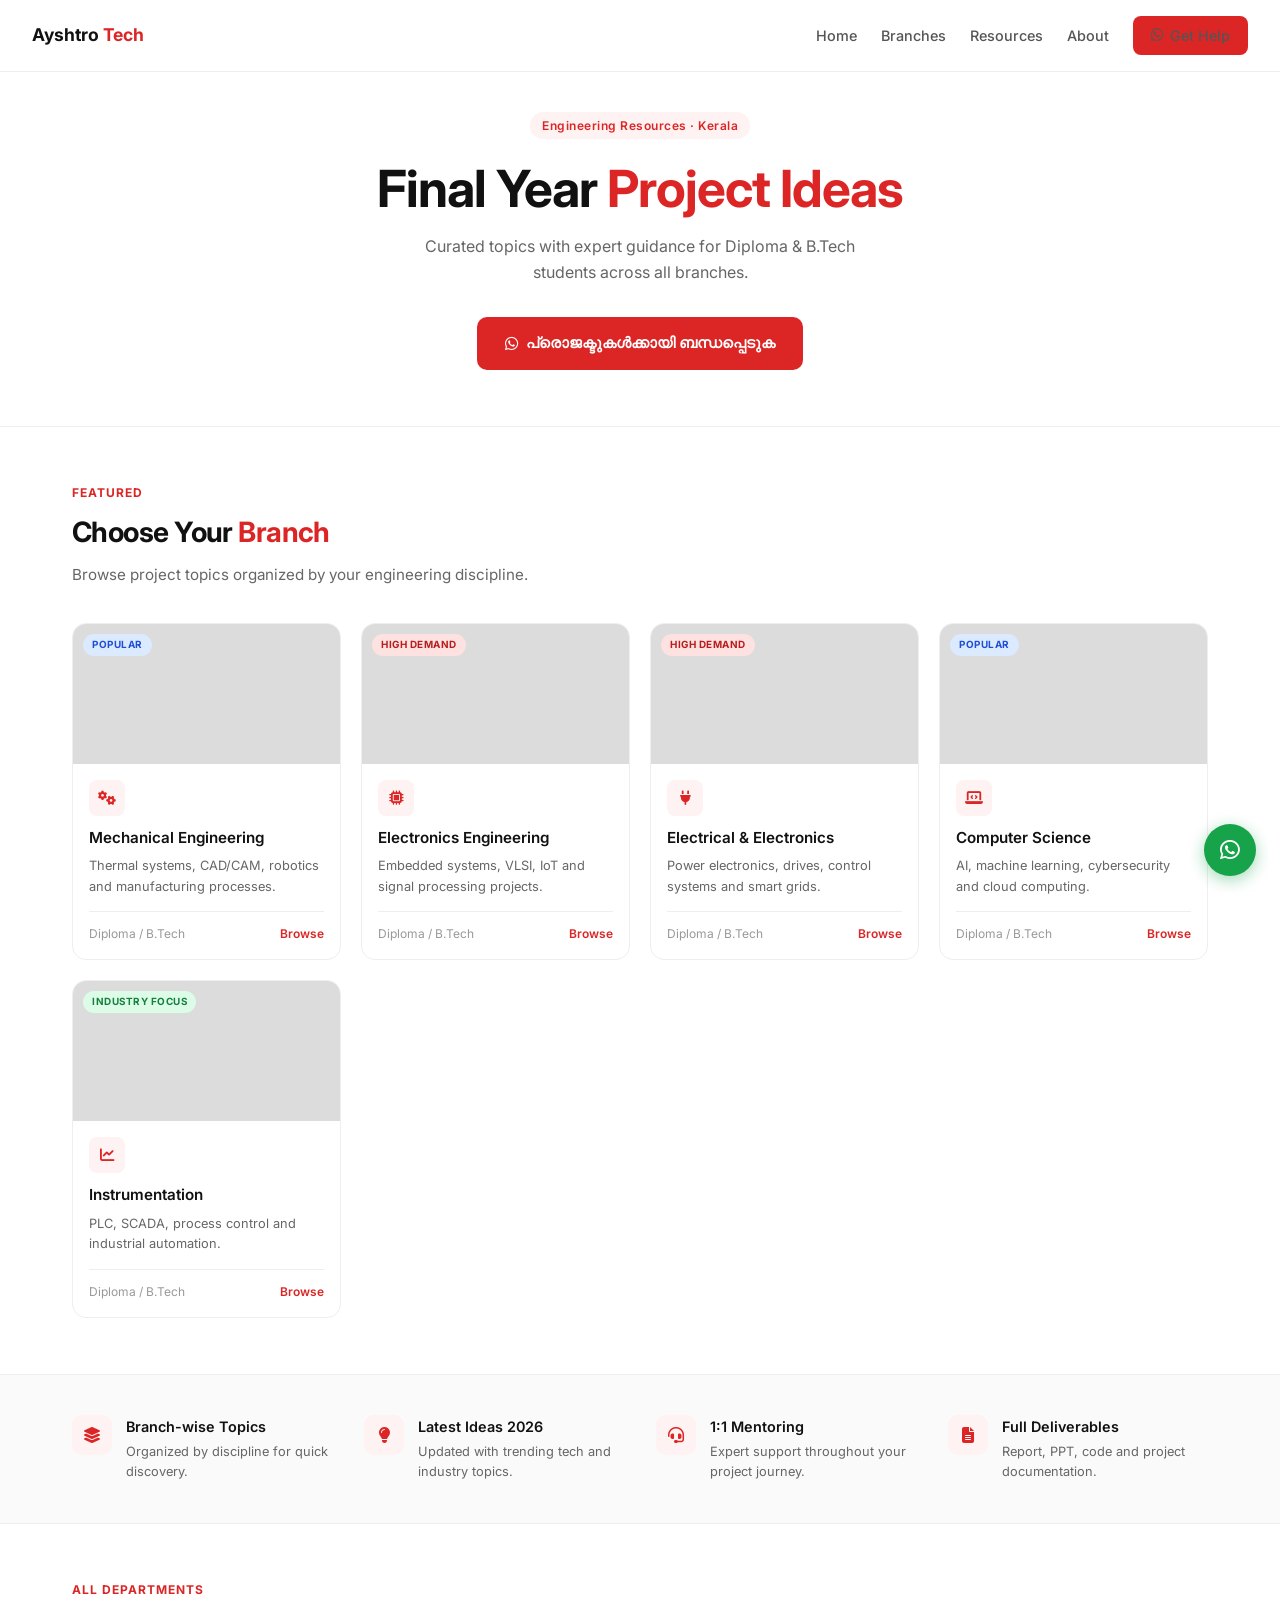
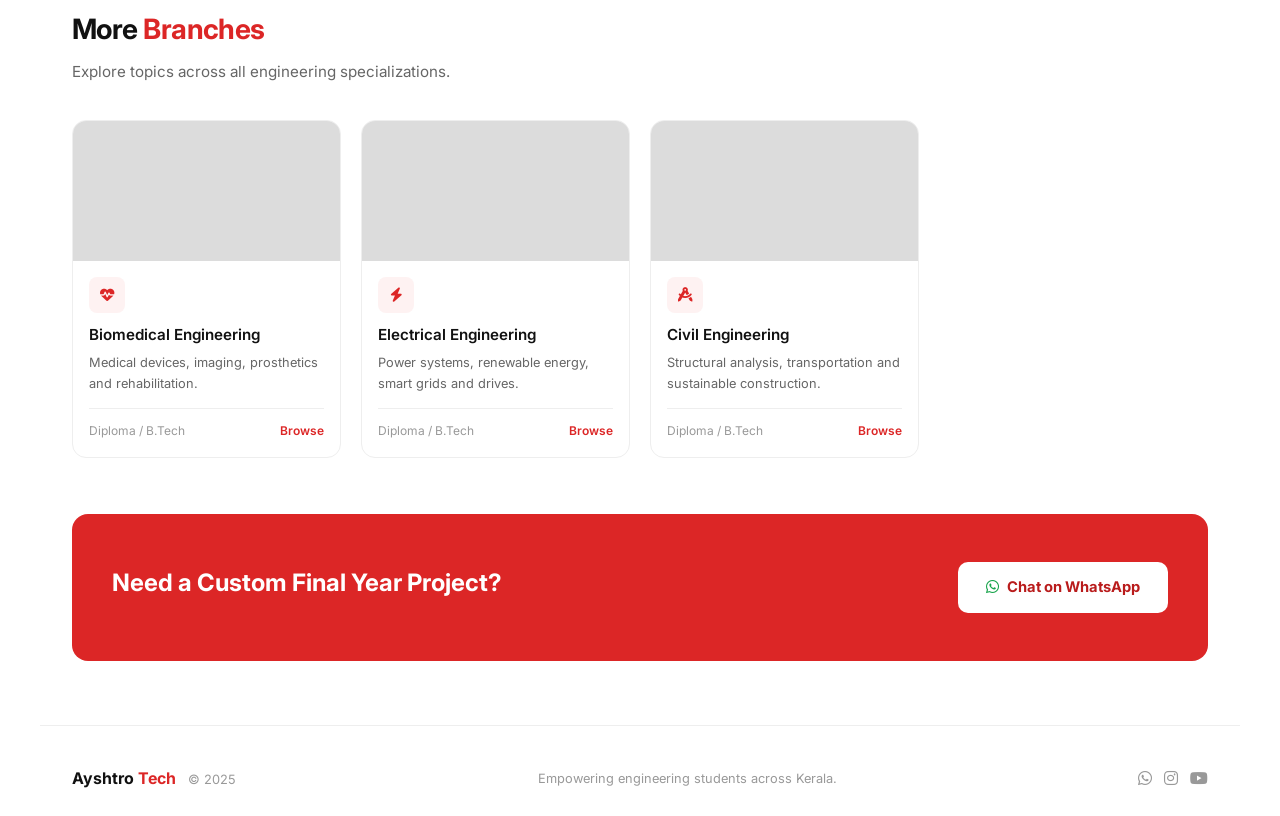
<file: index.html>
<!DOCTYPE html>
<html lang="en">
<head>
  <meta charset="UTF-8">
  <meta name="viewport" content="width=device-width, initial-scale=1.0">
  <title>Ayshtro Project Hub — Standard Theme</title>
  <link href="https://fonts.googleapis.com/css2?family=Inter:wght@400;500;600;700&display=swap" rel="stylesheet">
  <link rel="stylesheet" href="https://cdnjs.cloudflare.com/ajax/libs/font-awesome/6.4.0/css/all.min.css">
  <style>
    * { margin: 0; padding: 0; box-sizing: border-box; }

    /* ---------- STANDARD LIGHT THEME VARIABLES ---------- */
    :root {
      --bg: #ffffff;
      --card: #ffffff;
      --card-hover: #fef2f2;
      --text: #111111;
      --text-muted: #666666;
      --border: #eeeeee;
      --accent: #dc2626;
      --accent-hover: #b91c1c;
    }

    body {
      font-family: 'Inter', sans-serif;
      background: var(--bg);
      color: var(--text);
      line-height: 1.6;
    }

    a { text-decoration: none; color: inherit; }

    /* ----- NAVIGATION (light) ----- */
    nav {
      display: flex;
      align-items: center;
      justify-content: space-between;
      padding: 16px 32px;
      background: #ffffff;
      border-bottom: 1px solid var(--border);
      position: sticky;
      top: 0;
      z-index: 10;
    }

    .logo {
      font-weight: 700;
      font-size: 1.1rem;
      color: var(--text);
    }
    .logo span { color: var(--accent); }

    .nav-links { display: flex; align-items: center; gap: 24px; }
    .nav-links a { font-size: 0.9rem; color: #555555; font-weight: 500; }
    .nav-links a:hover { color: var(--accent); }

    .btn-wa {
      background: var(--accent);
      color: #fff;
      padding: 8px 18px;
      border-radius: 8px;
      font-size: 0.85rem;
      font-weight: 600;
      display: flex;
      align-items: center;
      gap: 6px;
    }
    .btn-wa:hover { background: var(--accent-hover); }

    .hamburger {
      display: none;
      flex-direction: column;
      gap: 5px;
      cursor: pointer;
      background: none;
      border: none;
    }
    .hamburger span {
      display: block;
      width: 22px;
      height: 2px;
      background: #111;
      border-radius: 2px;
    }

    /* ----- HERO SECTION (light) ----- */
    .hero {
      text-align: center;
      padding: 40px 24px 56px;
      border-bottom: 1px solid var(--border);
    }

    .tag {
      display: inline-block;
      background: #fef2f2;
      color: var(--accent);
      font-size: 0.75rem;
      font-weight: 600;
      padding: 4px 12px;
      border-radius: 20px;
      margin-bottom: 20px;
      letter-spacing: 0.5px;
    }

    .hero h1 {
      font-size: clamp(2rem, 5vw, 3.2rem);
      font-weight: 700;
      line-height: 1.15;
      margin-bottom: 16px;
      letter-spacing: -0.02em;
      color: var(--text);
    }

    .hero h1 em { font-style: normal; color: var(--accent); }

    .hero p {
      font-size: 1rem;
      color: var(--text-muted);
      max-width: 480px;
      margin: 0 auto 32px;
    }

    .hero-btn {
      display: inline-flex;
      align-items: center;
      gap: 8px;
      background: var(--accent);
      color: #fff;
      padding: 14px 28px;
      border-radius: 10px;
      font-weight: 600;
      font-size: 0.95rem;
    }
    .hero-btn:hover { background: var(--accent-hover); }

    /* ----- SECTION COMMON ----- */
    section { padding: 56px 32px; max-width: 1200px; margin: 0 auto; }

    .section-label {
      font-size: 0.75rem;
      font-weight: 700;
      color: var(--accent);
      text-transform: uppercase;
      letter-spacing: 1px;
      margin-bottom: 8px;
    }

    section h2 {
      font-size: 1.75rem;
      font-weight: 700;
      margin-bottom: 8px;
      letter-spacing: -0.02em;
      color: var(--text);
    }

    section h2 em { font-style: normal; color: var(--accent); }
    section > p { color: var(--text-muted); font-size: 0.95rem; margin-bottom: 36px; }

    /* ----- GRID & CARDS (light) ----- */
    .grid {
      display: grid;
      grid-template-columns: repeat(auto-fill, minmax(260px, 1fr));
      gap: 20px;
    }

    .card {
      border: 1px solid var(--border);
      border-radius: 14px;
      overflow: hidden;
      background: var(--card);
      transition: box-shadow 0.2s, transform 0.2s, border-color 0.2s, background 0.2s;
      display: flex;
      flex-direction: column;
    }
    .card:hover {
      background: var(--card-hover);
      box-shadow: 0 8px 24px rgba(220,38,38,0.1);
      transform: translateY(-4px);
      border-color: #fca5a5;
    }

    .card-img {
      height: 140px;
      background-size: cover;
      background-position: center;
      background-color: #f5f5f5;
      position: relative;
    }
    /* subtle overlay for readability (light) */
    .card-img::after {
      content: "";
      position: absolute;
      inset: 0;
      background: rgba(0, 0, 0, 0.1);
      z-index: 1;
      pointer-events: none;
    }
    .card-img .badge {
      position: absolute;
      top: 10px; left: 10px;
      font-size: 0.62rem;
      font-weight: 700;
      padding: 3px 9px;
      border-radius: 20px;
      text-transform: uppercase;
      letter-spacing: 0.5px;
      z-index: 2;
    }
    .badge-red   { background: #fee2e2; color: #b91c1c; }
    .badge-blue  { background: #dbeafe; color: #1d4ed8; }
    .badge-green { background: #dcfce7; color: #15803d; }

    .card-body { padding: 16px; flex: 1; display: flex; flex-direction: column; }

    .card-icon {
      width: 36px; height: 36px;
      background: #fef2f2;
      border-radius: 8px;
      display: flex; align-items: center; justify-content: center;
      color: var(--accent);
      font-size: 0.9rem;
      margin-bottom: 10px;
      transition: all 0.2s;
    }
    .card:hover .card-icon { background: var(--accent); color: #fff; }

    .card h3 { font-size: 0.95rem; font-weight: 600; margin-bottom: 6px; color: var(--text); }
    .card p { font-size: 0.8rem; color: var(--text-muted); line-height: 1.6; flex: 1; }

    .card-footer {
      display: flex;
      justify-content: space-between;
      align-items: center;
      margin-top: 14px;
      padding-top: 12px;
      border-top: 1px solid var(--border);
      font-size: 0.75rem;
    }
    .card-footer .level { color: #999; }
    .card-footer .browse { color: var(--accent); font-weight: 600; transition: 0.1s; }
    .card:hover .card-footer .browse::after { content: ' →'; }

    /* ----- FEATURES STRIP (light) ----- */
    .features {
      background: #fafafa;
      border-top: 1px solid var(--border);
      border-bottom: 1px solid var(--border);
    }
    .features-inner {
      max-width: 1200px;
      margin: 0 auto;
      padding: 40px 32px;
      display: grid;
      grid-template-columns: repeat(auto-fit, minmax(200px, 1fr));
      gap: 32px;
    }
    .feat { display: flex; gap: 14px; align-items: flex-start; }
    .feat-icon {
      width: 40px; height: 40px; flex-shrink: 0;
      background: #fef2f2;
      border-radius: 10px;
      display: flex; align-items: center; justify-content: center;
      color: var(--accent);
      font-size: 1rem;
    }
    .feat h4 { font-size: 0.9rem; font-weight: 600; margin-bottom: 4px; color: var(--text); }
    .feat p  { font-size: 0.8rem; color: var(--text-muted); line-height: 1.6; }

    /* ----- CTA SECTION (accent stays strong) ----- */
    .cta-section {
      padding: 0 32px 64px;
      max-width: 1200px;
      margin: 0 auto;
    }
    .cta-box {
      background: var(--accent);
      border-radius: 16px;
      padding: 48px 40px;
      display: flex;
      align-items: center;
      justify-content: space-between;
      gap: 24px;
      flex-wrap: wrap;
    }
    .cta-box h3 { font-size: 1.5rem; font-weight: 700; color: #fff; margin-bottom: 8px; }
    .cta-box p  { color: rgba(255,255,255,0.85); font-size: 0.9rem; }
    .cta-wa {
      background: #fff;
      color: var(--accent-hover);
      padding: 14px 28px;
      border-radius: 10px;
      font-weight: 700;
      font-size: 0.92rem;
      display: inline-flex;
      align-items: center;
      gap: 8px;
      white-space: nowrap;
      flex-shrink: 0;
    }
    .cta-wa:hover { background: #f5f5f5; }
    .cta-wa i { color: #16a34a; }

    /* ----- FOOTER (light) ----- */
    footer {
      border-top: 1px solid var(--border);
      padding: 40px 32px 24px;
      max-width: 1200px;
      margin: 0 auto;
      display: flex;
      justify-content: space-between;
      align-items: center;
      flex-wrap: wrap;
      gap: 16px;
    }
    footer .logo { font-size: 1rem; color: var(--text); }
    footer p { font-size: 0.8rem; color: #999; }
    .social-links { display: flex; gap: 12px; }
    .social-links a { color: #999; font-size: 1rem; }
    .social-links a:hover { color: var(--accent); }

    /* ----- FLOAT BUTTON (whatsapp) ----- */
    .wa-float {
      position: fixed;
      bottom: 24px; right: 24px;
      background: #16a34a;
      color: #fff;
      width: 52px; height: 52px;
      border-radius: 50%;
      display: flex; align-items: center; justify-content: center;
      font-size: 1.4rem;
      box-shadow: 0 4px 16px rgba(22,163,74,0.4);
      z-index: 999;
      transition: transform 0.2s;
    }
    .wa-float:hover { transform: scale(1.08); }

    /* ----- MOBILE MENU (light) ----- */
    .mobile-menu {
      display: none;
      flex-direction: column;
      padding: 12px 20px 16px;
      border-top: 1px solid var(--border);
      gap: 2px;
      background: #fff;
    }
    .mobile-menu.open { display: flex; }
    .mobile-menu a {
      padding: 10px 12px;
      font-size: 0.9rem;
      color: #333;
      border-radius: 8px;
    }
    .mobile-menu a:hover { background: #fef2f2; color: var(--accent); }

    /* ----- RESPONSIVE ----- */
    @media (max-width: 640px) {
      nav { padding: 14px 20px; }
      .nav-links { display: none; }
      .hamburger { display: flex; }
      .hero { padding: 28px 20px 36px; }
      section { padding: 40px 20px; }
      .features-inner { padding: 32px 20px; }
      .cta-section { padding: 0 20px 48px; }
      .cta-box { padding: 32px 24px; flex-direction: column; }
      .cta-wa { width: 100%; justify-content: center; }
      footer { padding: 32px 20px 20px; flex-direction: column; align-items: flex-start; }
    }
  </style>
</head>
<body>

  <!-- NAVIGATION (light) -->
  <nav id="topbar">
    <div class="logo">Ayshtro <span>Tech</span></div>
    <div class="nav-links">
      <a href="#">Home</a>
      <a href="#branches">Branches</a>
      <a href="#resources">Resources</a>
      <a href="#about">About</a>
      <a href="https://wa.me/919745745513" class="btn-wa" target="_blank">
        <i class="fab fa-whatsapp"></i> Get Help
      </a>
    </div>
    <button class="hamburger" id="hamburger" aria-label="Menu">
      <span></span><span></span><span></span>
    </button>
  </nav>
  <div class="mobile-menu" id="mobileMenu">
    <a href="#">Home</a>
    <a href="#branches">Branches</a>
    <a href="#resources">Resources</a>
    <a href="#about">About</a>
    <a href="https://wa.me/919745745513" target="_blank" style="color:#16a34a; font-weight:600">
      <i class="fab fa-whatsapp"></i> Get Help on WhatsApp
    </a>
  </div>

  <!-- HERO SECTION -->
  <div class="hero">
    <div class="tag">Engineering Resources · Kerala</div>
    <h1>Final Year <em>Project Ideas</em></h1>
    <p>Curated topics with expert guidance for Diploma &amp; B.Tech students across all branches.</p>
    <a href="https://wa.me/919745745513" class="hero-btn" target="_blank">
      <i class="fab fa-whatsapp"></i> പ്രൊജക്ടുകൾക്കായി ബന്ധപ്പെടുക
    </a>
  </div>

  <!-- BRANCH SECTION (featured) -->
  <section id="branches">
    <div class="section-label">Featured</div>
    <h2>Choose Your <em>Branch</em></h2>
    <p>Browse project topics organized by your engineering discipline.</p>
    <div class="grid">

      <a href="me_ptopics.html">
        <div class="card">
          <div class="card-img" style="background-image:url('https://images.unsplash.com/photo-1581091226033-d5c48150dbaa?w=600&auto=format')">
            <span class="badge badge-blue">Popular</span>
          </div>
          <div class="card-body">
            <div class="card-icon"><i class="fas fa-cogs"></i></div>
            <h3>Mechanical Engineering</h3>
            <p>Thermal systems, CAD/CAM, robotics and manufacturing processes.</p>
            <div class="card-footer">
              <span class="level">Diploma / B.Tech</span>
              <span class="browse">Browse</span>
            </div>
          </div>
        </div>
      </a>

      <a href="ee_ptopics.html">
        <div class="card">
          <div class="card-img" style="background-image:url('https://images.unsplash.com/photo-1553406830-f6e44ac97624?w=600&auto=format')">
            <span class="badge badge-red">High Demand</span>
          </div>
          <div class="card-body">
            <div class="card-icon"><i class="fas fa-microchip"></i></div>
            <h3>Electronics Engineering</h3>
            <p>Embedded systems, VLSI, IoT and signal processing projects.</p>
            <div class="card-footer">
              <span class="level">Diploma / B.Tech</span>
              <span class="browse">Browse</span>
            </div>
          </div>
        </div>
      </a>

      <a href="eee_ptopics.html">
        <div class="card">
          <div class="card-img" style="background-image:url('https://images.unsplash.com/photo-1562408590-e32931084e23?w=600&auto=format')">
            <span class="badge badge-red">High Demand</span>
          </div>
          <div class="card-body">
            <div class="card-icon"><i class="fas fa-plug"></i></div>
            <h3>Electrical &amp; Electronics</h3>
            <p>Power electronics, drives, control systems and smart grids.</p>
            <div class="card-footer">
              <span class="level">Diploma / B.Tech</span>
              <span class="browse">Browse</span>
            </div>
          </div>
        </div>
      </a>

      <a href="#">
        <div class="card">
          <div class="card-img" style="background-image:url('https://images.unsplash.com/photo-1461749280684-dccba630e2f6?w=600&auto=format')">
            <span class="badge badge-blue">Popular</span>
          </div>
          <div class="card-body">
            <div class="card-icon"><i class="fas fa-laptop-code"></i></div>
            <h3>Computer Science</h3>
            <p>AI, machine learning, cybersecurity and cloud computing.</p>
            <div class="card-footer">
              <span class="level">Diploma / B.Tech</span>
              <span class="browse">Browse</span>
            </div>
          </div>
        </div>
      </a>

      <a href="#">
        <div class="card">
          <div class="card-img" style="background-image:url('https://images.unsplash.com/photo-1565043589221-1a6fd9ae45c7?w=600&auto=format')">
            <span class="badge badge-green">Industry Focus</span>
          </div>
          <div class="card-body">
            <div class="card-icon"><i class="fas fa-chart-line"></i></div>
            <h3>Instrumentation</h3>
            <p>PLC, SCADA, process control and industrial automation.</p>
            <div class="card-footer">
              <span class="level">Diploma / B.Tech</span>
              <span class="browse">Browse</span>
            </div>
          </div>
        </div>
      </a>

    </div>
  </section>

  <!-- FEATURES STRIP (light) -->
  <div class="features">
    <div class="features-inner">
      <div class="feat">
        <div class="feat-icon"><i class="fas fa-layer-group"></i></div>
        <div>
          <h4>Branch-wise Topics</h4>
          <p>Organized by discipline for quick discovery.</p>
        </div>
      </div>
      <div class="feat">
        <div class="feat-icon"><i class="fas fa-lightbulb"></i></div>
        <div>
          <h4>Latest Ideas 2026</h4>
          <p>Updated with trending tech and industry topics.</p>
        </div>
      </div>
      <div class="feat">
        <div class="feat-icon"><i class="fas fa-headset"></i></div>
        <div>
          <h4>1:1 Mentoring</h4>
          <p>Expert support throughout your project journey.</p>
        </div>
      </div>
      <div class="feat">
        <div class="feat-icon"><i class="fas fa-file-alt"></i></div>
        <div>
          <h4>Full Deliverables</h4>
          <p>Report, PPT, code and project documentation.</p>
        </div>
      </div>
    </div>
  </div>

  <!-- MORE BRANCHES (additional resources) -->
  <section id="resources">
    <div class="section-label">All Departments</div>
    <h2>More <em>Branches</em></h2>
    <p>Explore topics across all engineering specializations.</p>
    <div class="grid">

      <a href="#">
        <div class="card">
          <div class="card-img" style="background-image:url('https://images.unsplash.com/photo-1582719471384-894fbb16e074?w=600&auto=format')"></div>
          <div class="card-body">
            <div class="card-icon"><i class="fas fa-heartbeat"></i></div>
            <h3>Biomedical Engineering</h3>
            <p>Medical devices, imaging, prosthetics and rehabilitation.</p>
            <div class="card-footer">
              <span class="level">Diploma / B.Tech</span>
              <span class="browse">Browse</span>
            </div>
          </div>
        </div>
      </a>

      <a href="#">
        <div class="card">
          <div class="card-img" style="background-image:url('https://images.unsplash.com/photo-1473341304170-971dccb5ac1e?w=600&auto=format')"></div>
          <div class="card-body">
            <div class="card-icon"><i class="fas fa-bolt"></i></div>
            <h3>Electrical Engineering</h3>
            <p>Power systems, renewable energy, smart grids and drives.</p>
            <div class="card-footer">
              <span class="level">Diploma / B.Tech</span>
              <span class="browse">Browse</span>
            </div>
          </div>
        </div>
      </a>

      <a href="#">
        <div class="card">
          <div class="card-img" style="background-image:url('https://images.unsplash.com/photo-1541888946425-d81bb19240f5?w=600&auto=format')"></div>
          <div class="card-body">
            <div class="card-icon"><i class="fas fa-drafting-compass"></i></div>
            <h3>Civil Engineering</h3>
            <p>Structural analysis, transportation and sustainable construction.</p>
            <div class="card-footer">
              <span class="level">Diploma / B.Tech</span>
              <span class="browse">Browse</span>
            </div>
          </div>
        </div>
      </a>

    </div>
  </section>

  <!-- CTA BOX (final year project assistance) -->
  <div class="cta-section">
    <div class="cta-box">
      <div>
        <h3>Need a Custom Final Year Project?</h3>
        <p></p>
      </div>
      <a href="https://wa.me/919745745513?text=Hello! I need guidance for my final year project." class="cta-wa" target="_blank">
        <i class="fab fa-whatsapp"></i> Chat on WhatsApp
      </a>
    </div>
  </div>

  <!-- FOOTER (light) -->
  <footer id="about">
    <div class="logo">Ayshtro <span>Tech</span> <span style="color:#999; font-weight:400; font-size:0.8rem; margin-left:8px">© 2025</span></div>
    <p>Empowering engineering students across Kerala.</p>
    <div class="social-links">
      <a href="https://wa.me/919745745513" target="_blank"><i class="fab fa-whatsapp"></i></a>
      <a href="#"><i class="fab fa-instagram"></i></a>
      <a href="#"><i class="fab fa-youtube"></i></a>
    </div>
  </footer>

  <!-- FLOATING WHATSAPP BUTTON -->
  <a href="https://wa.me/919745745513" class="wa-float" target="_blank" title="Chat on WhatsApp">
    <i class="fab fa-whatsapp"></i>
  </a>

  <script>
    // hamburger toggle + close on link click
    const ham = document.getElementById('hamburger');
    const menu = document.getElementById('mobileMenu');
    ham.addEventListener('click', () => menu.classList.toggle('open'));
    menu.querySelectorAll('a').forEach(a => a.addEventListener('click', () => menu.classList.remove('open')));

    // subtle shadow on scroll for nav (light theme)
    window.addEventListener('scroll', () => {
      const nav = document.getElementById('topbar');
      if (window.scrollY > 4) {
        nav.style.boxShadow = '0 2px 10px rgba(0,0,0,0.07)';
      } else {
        nav.style.boxShadow = '';
      }
    });
  </script>
  <!-- Cloudflare Web Analytics --><script defer src='https://static.cloudflareinsights.com/beacon.min.js' data-cf-beacon='{"token": "c401297060bd42b29d8c7ab65bcef85d"}'></script><!-- End Cloudflare Web Analytics -->
</body>
</html>
</file>
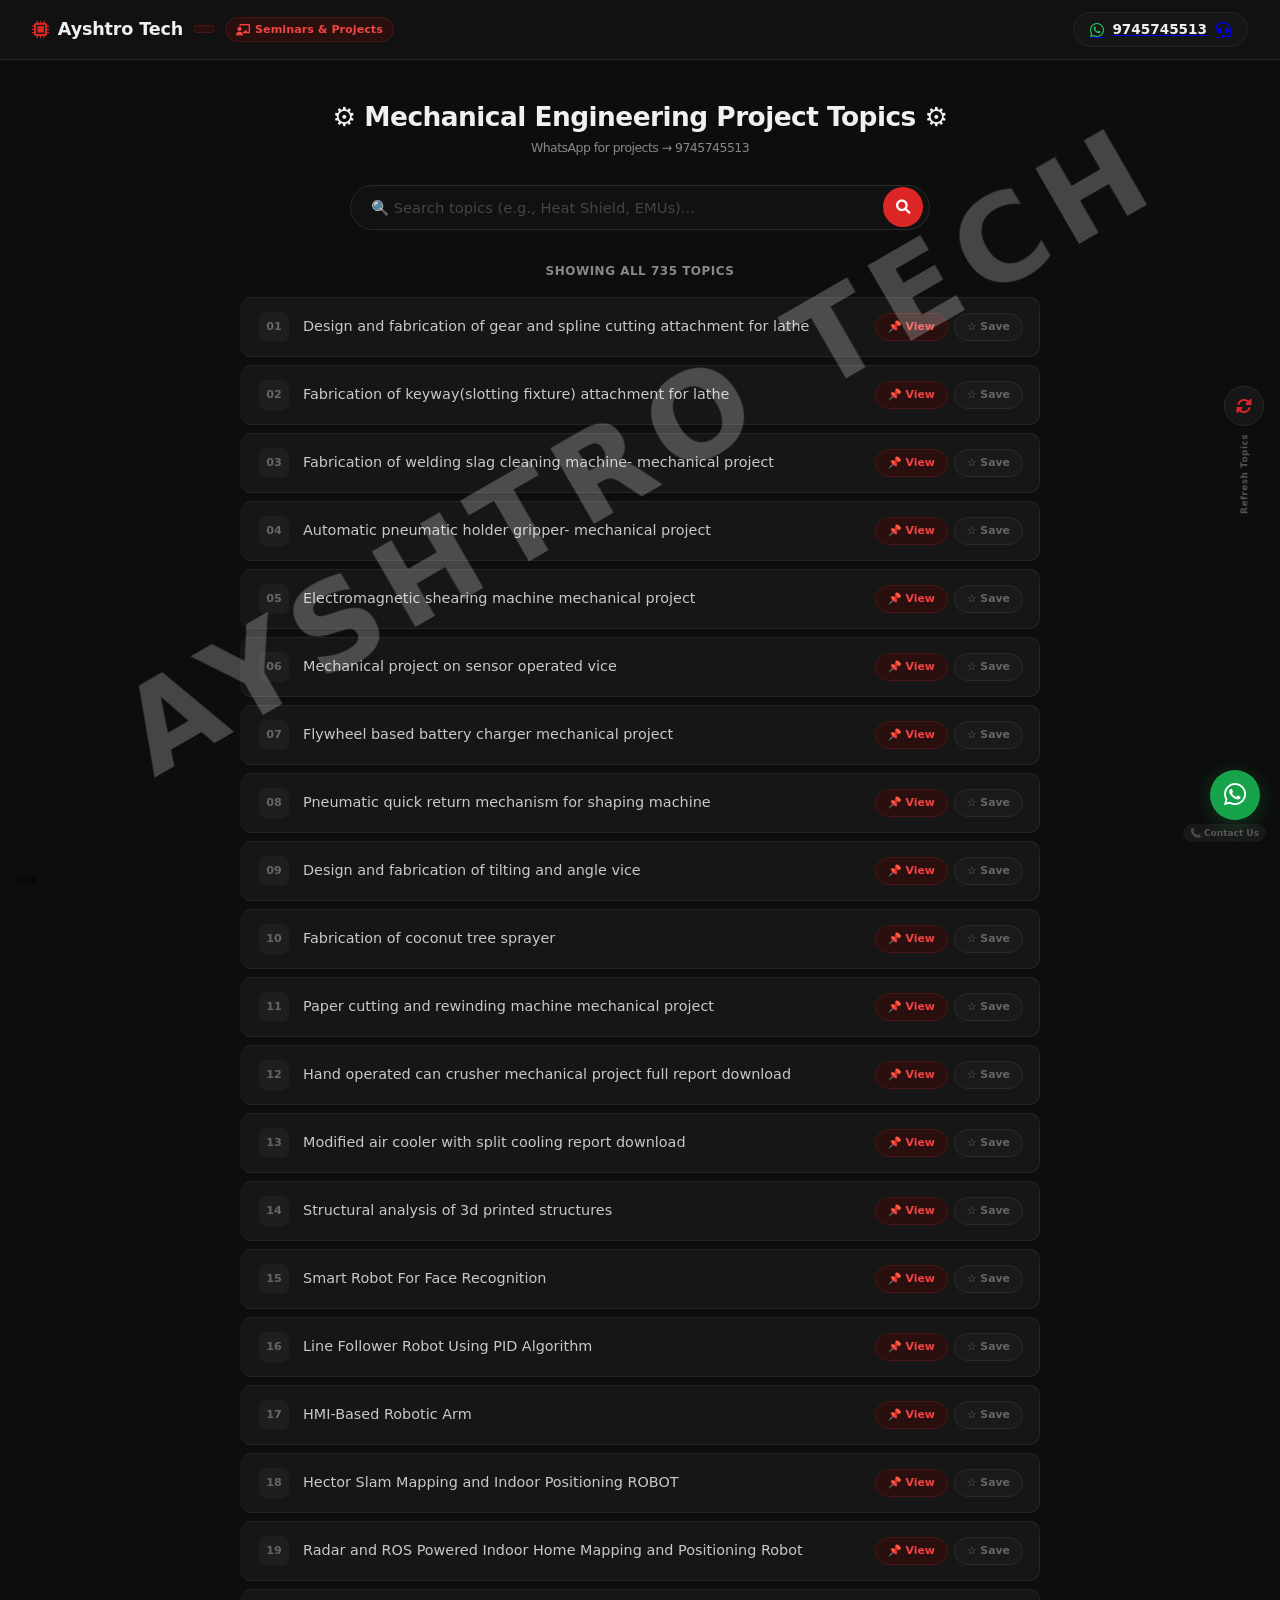
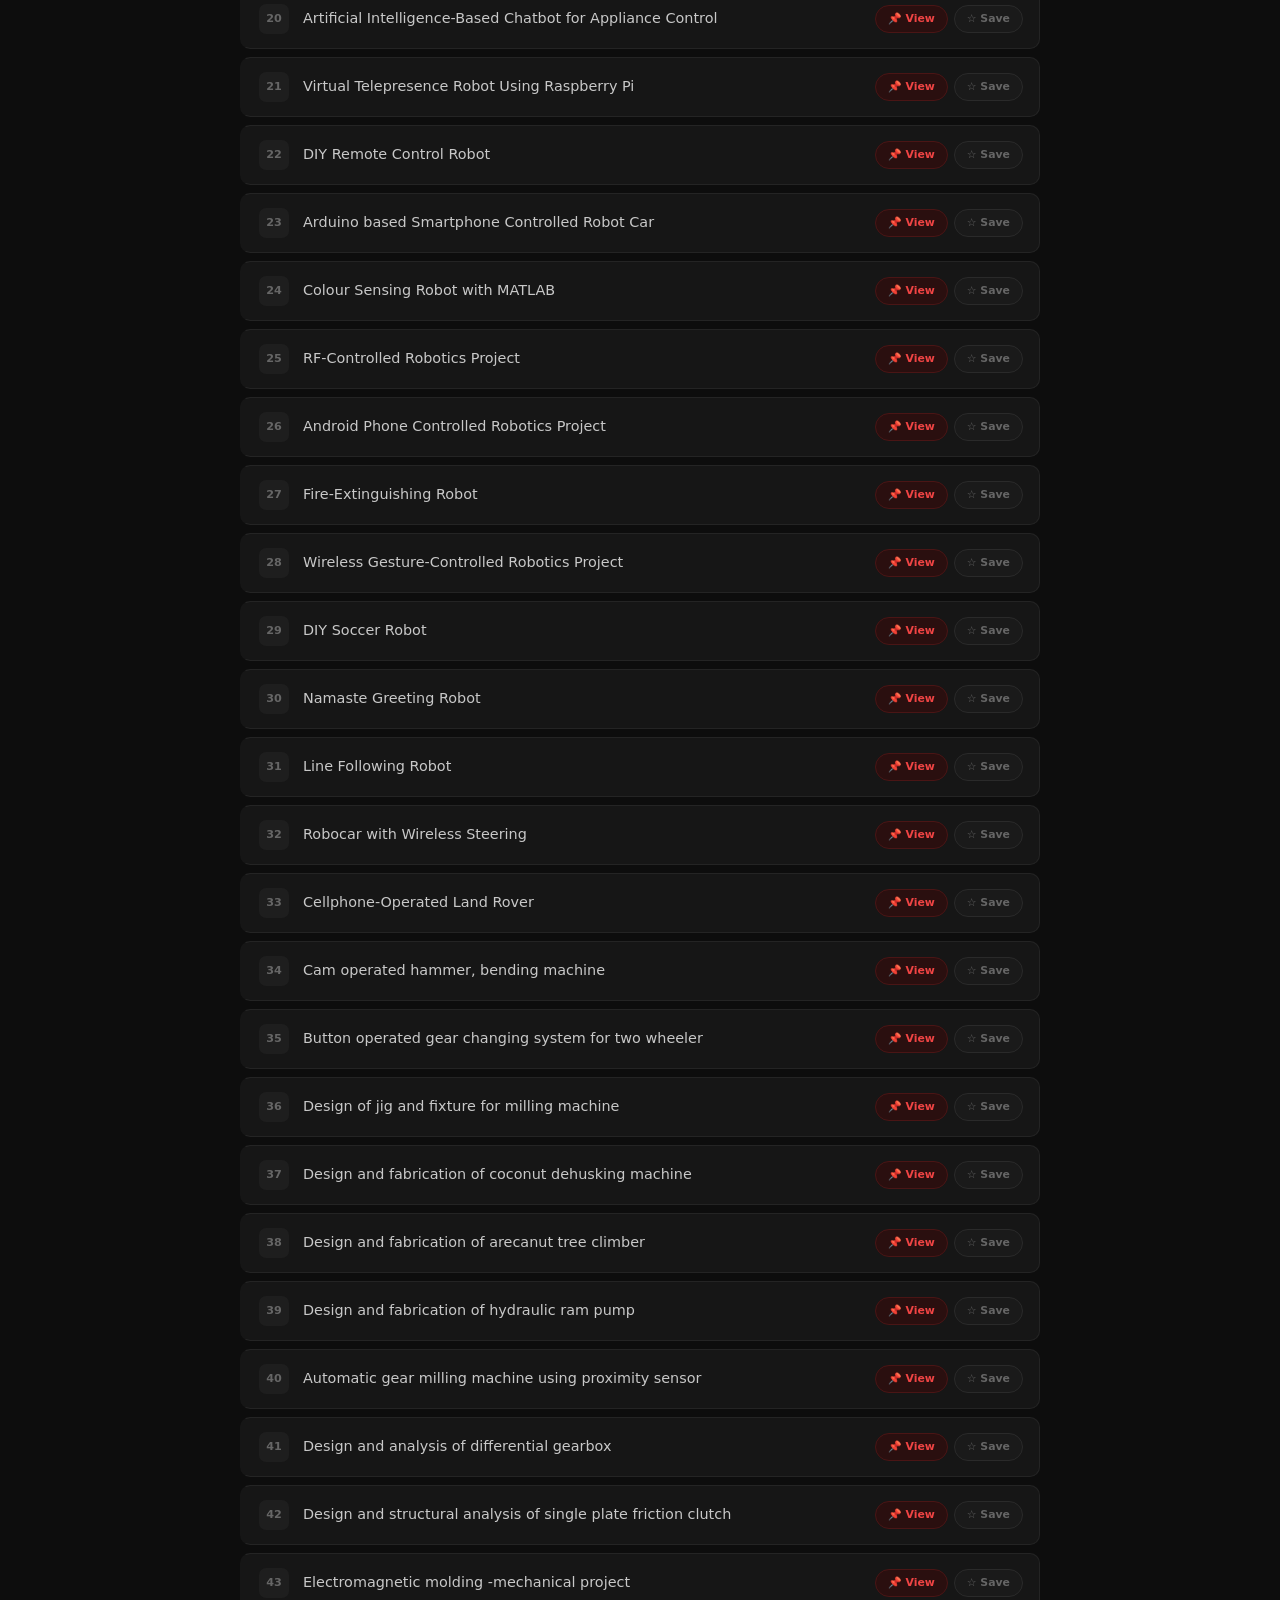
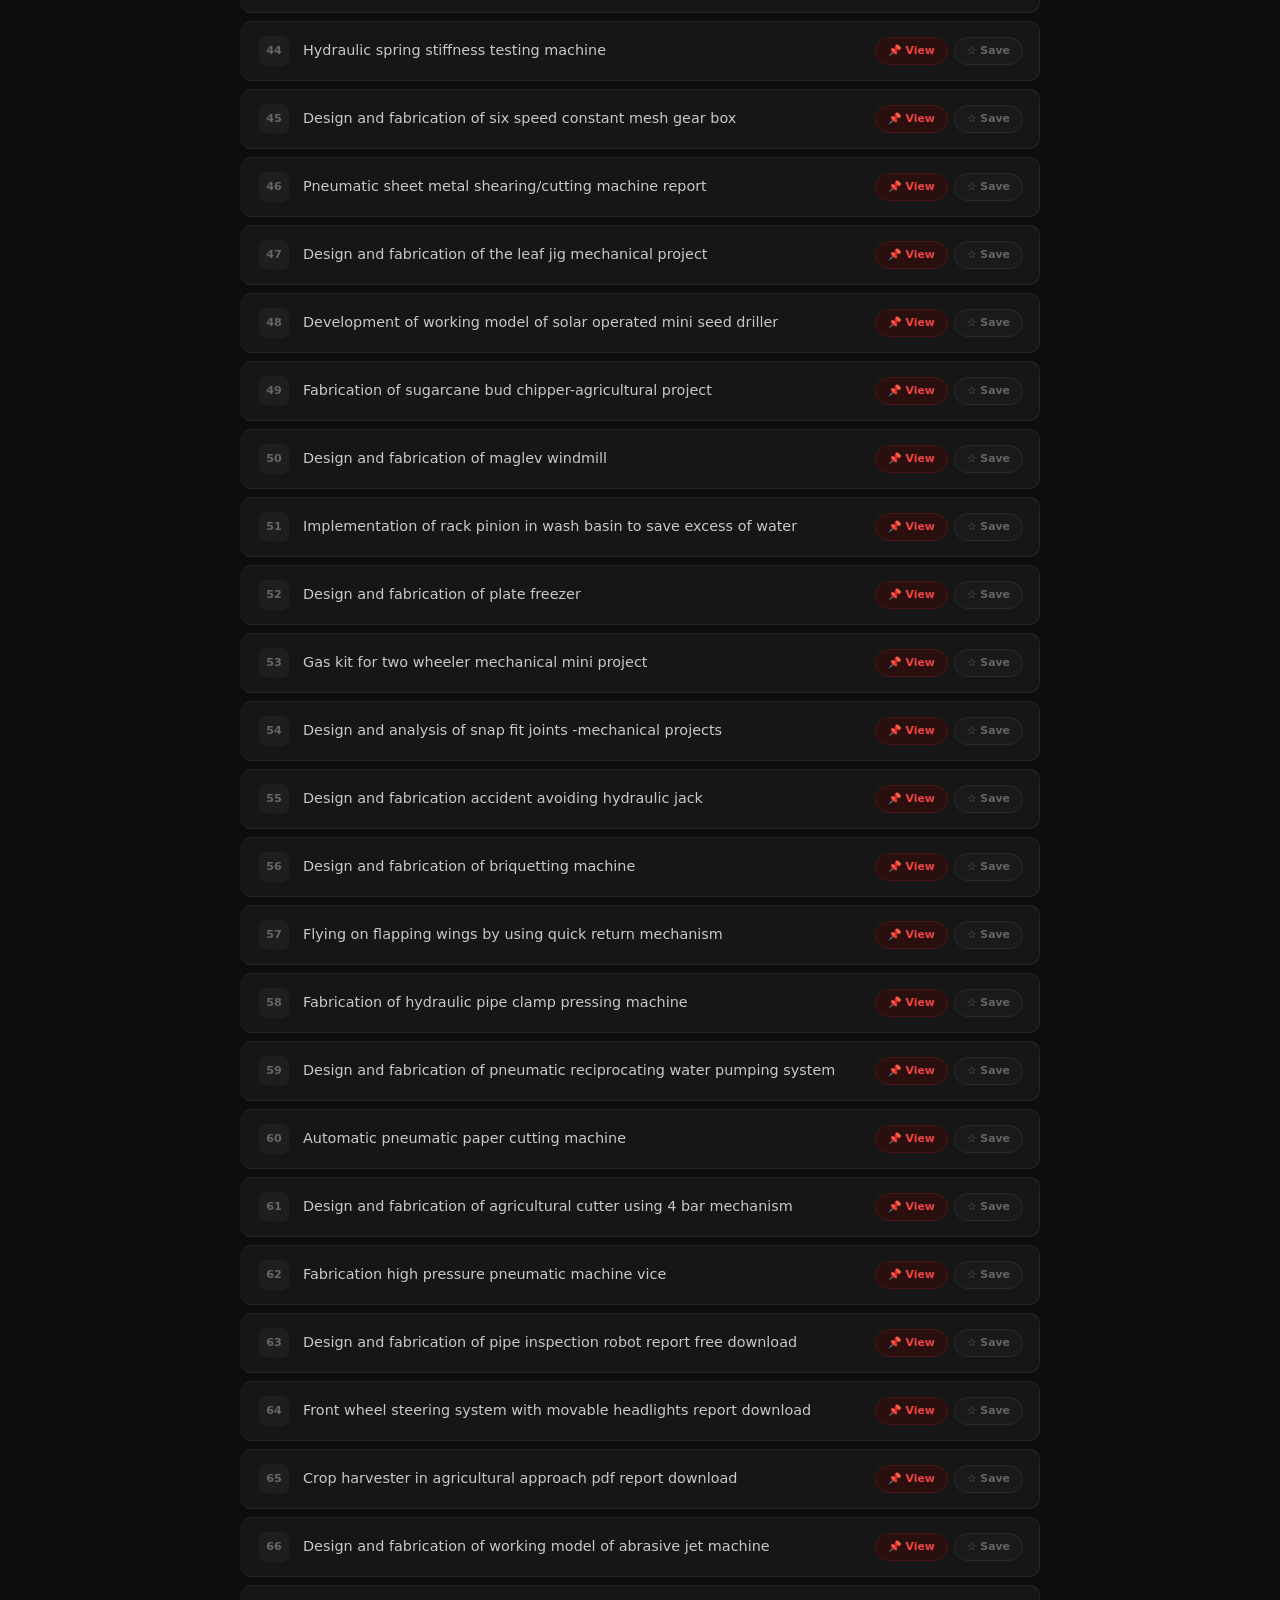
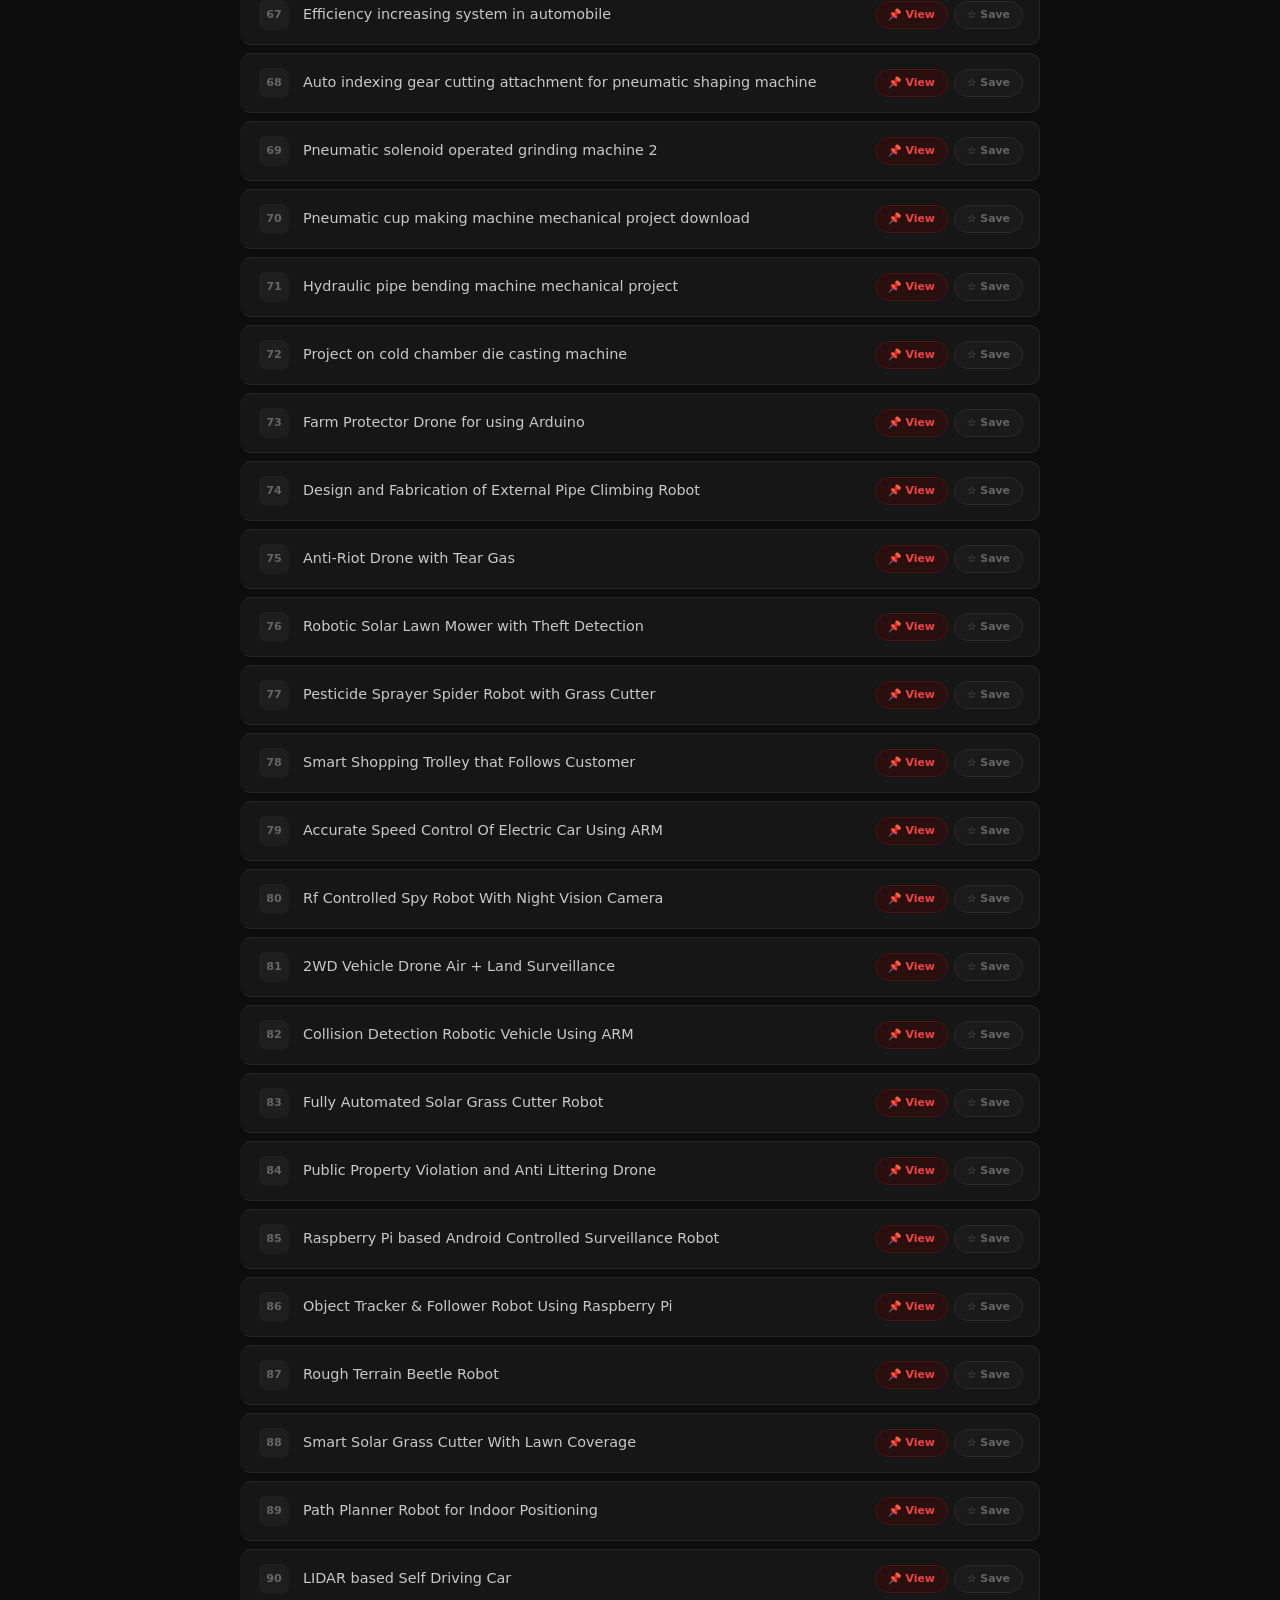
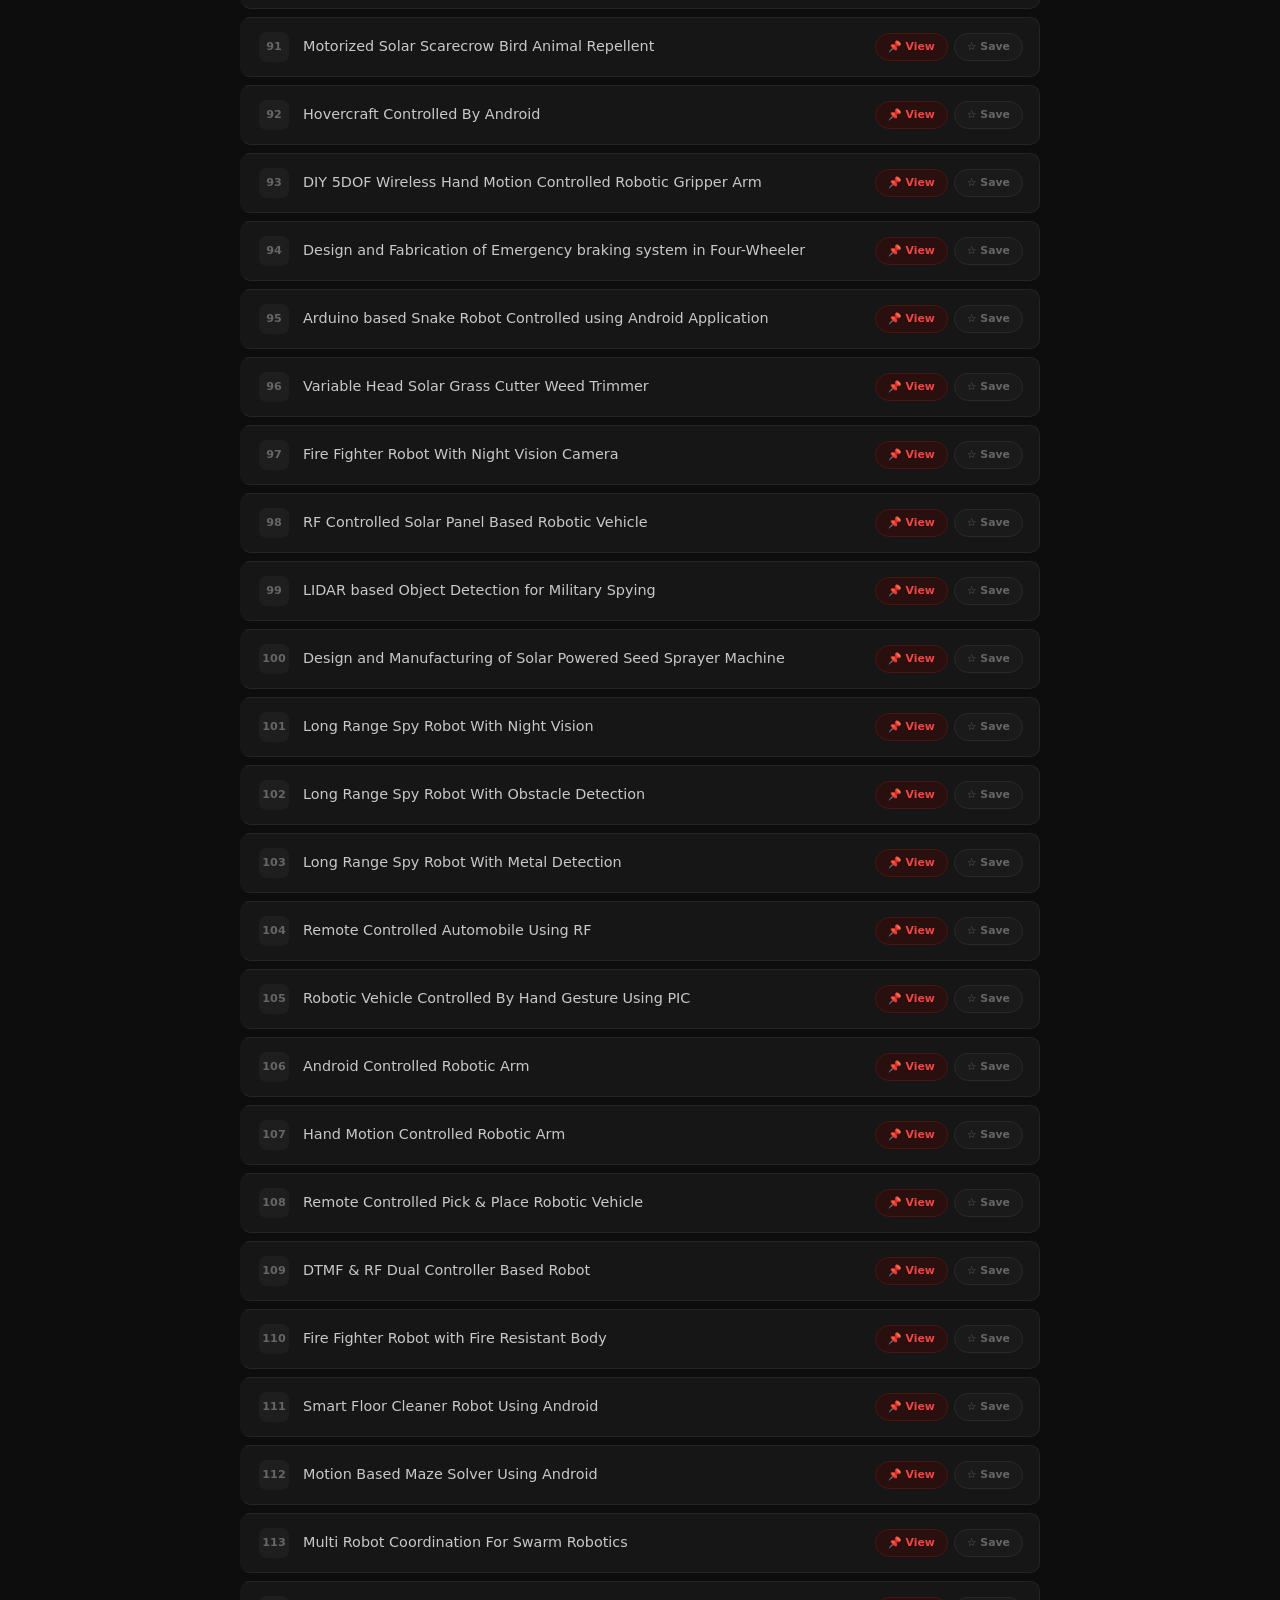
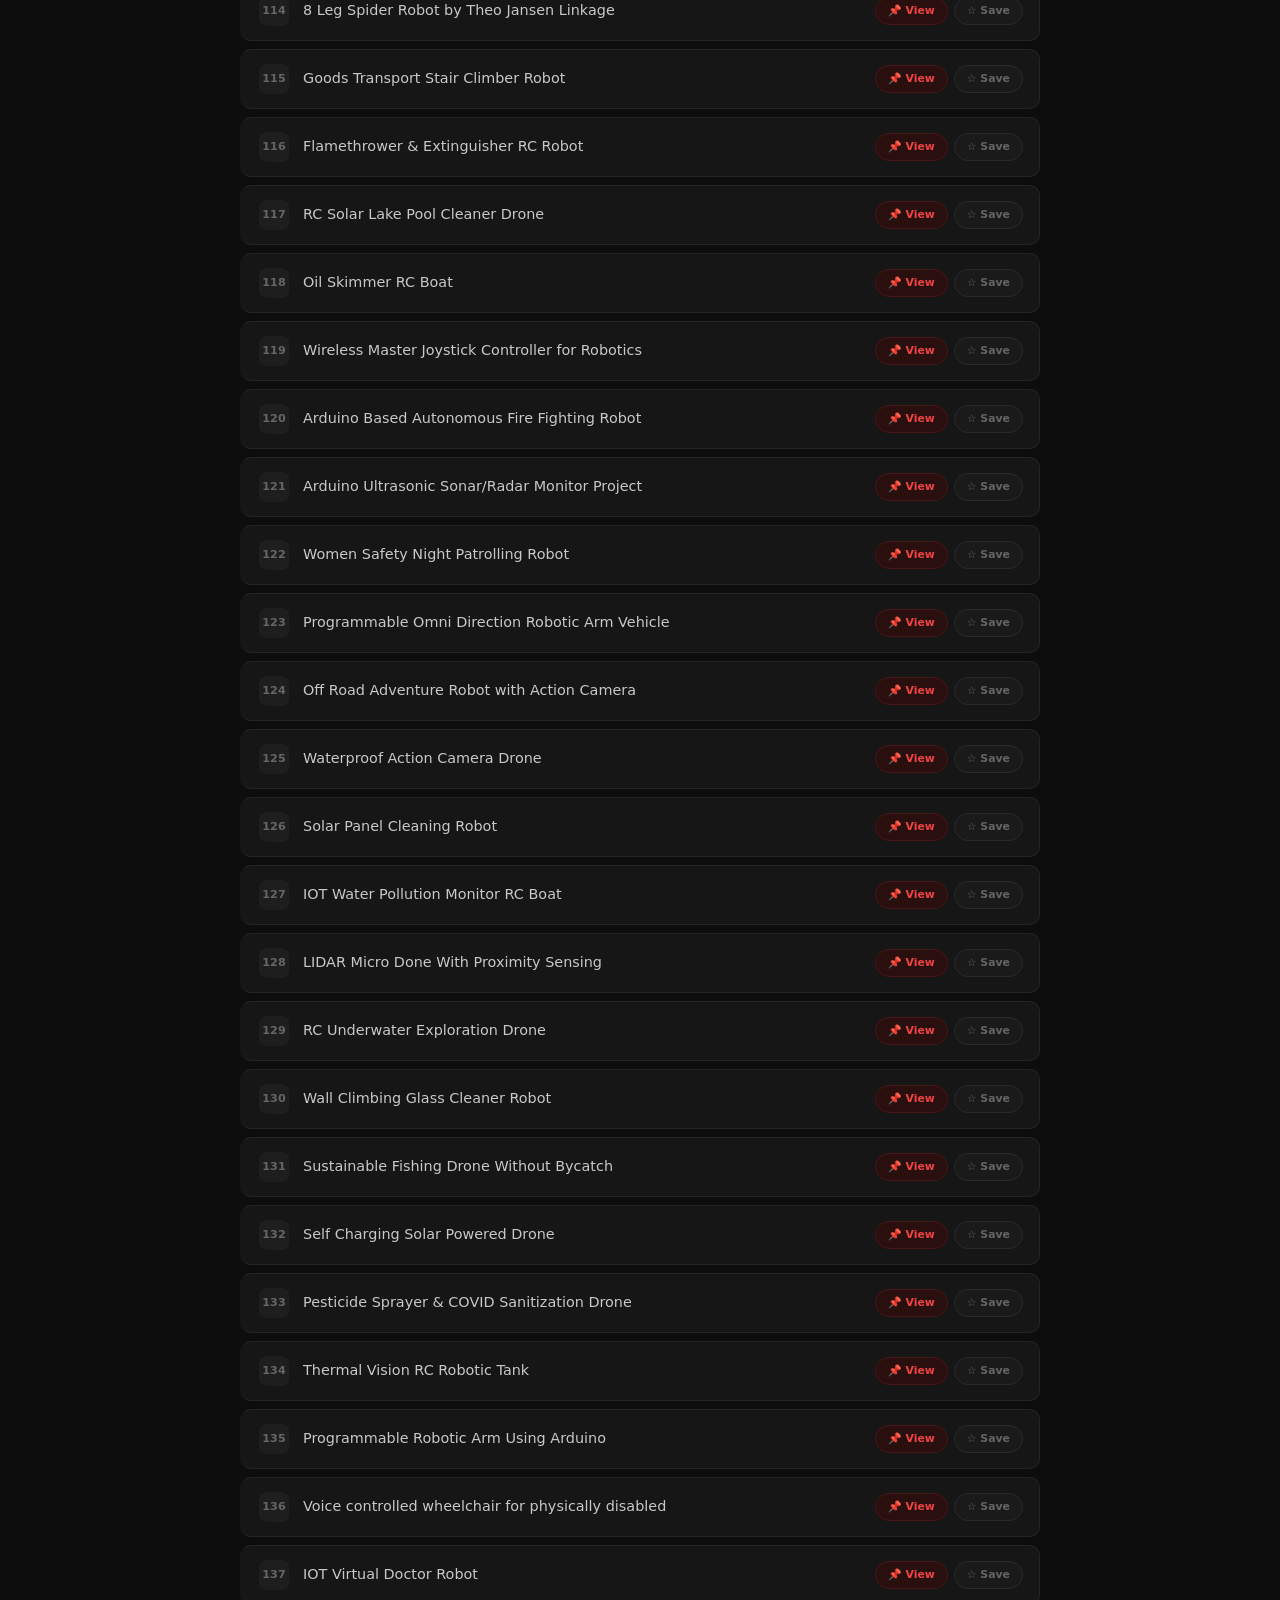
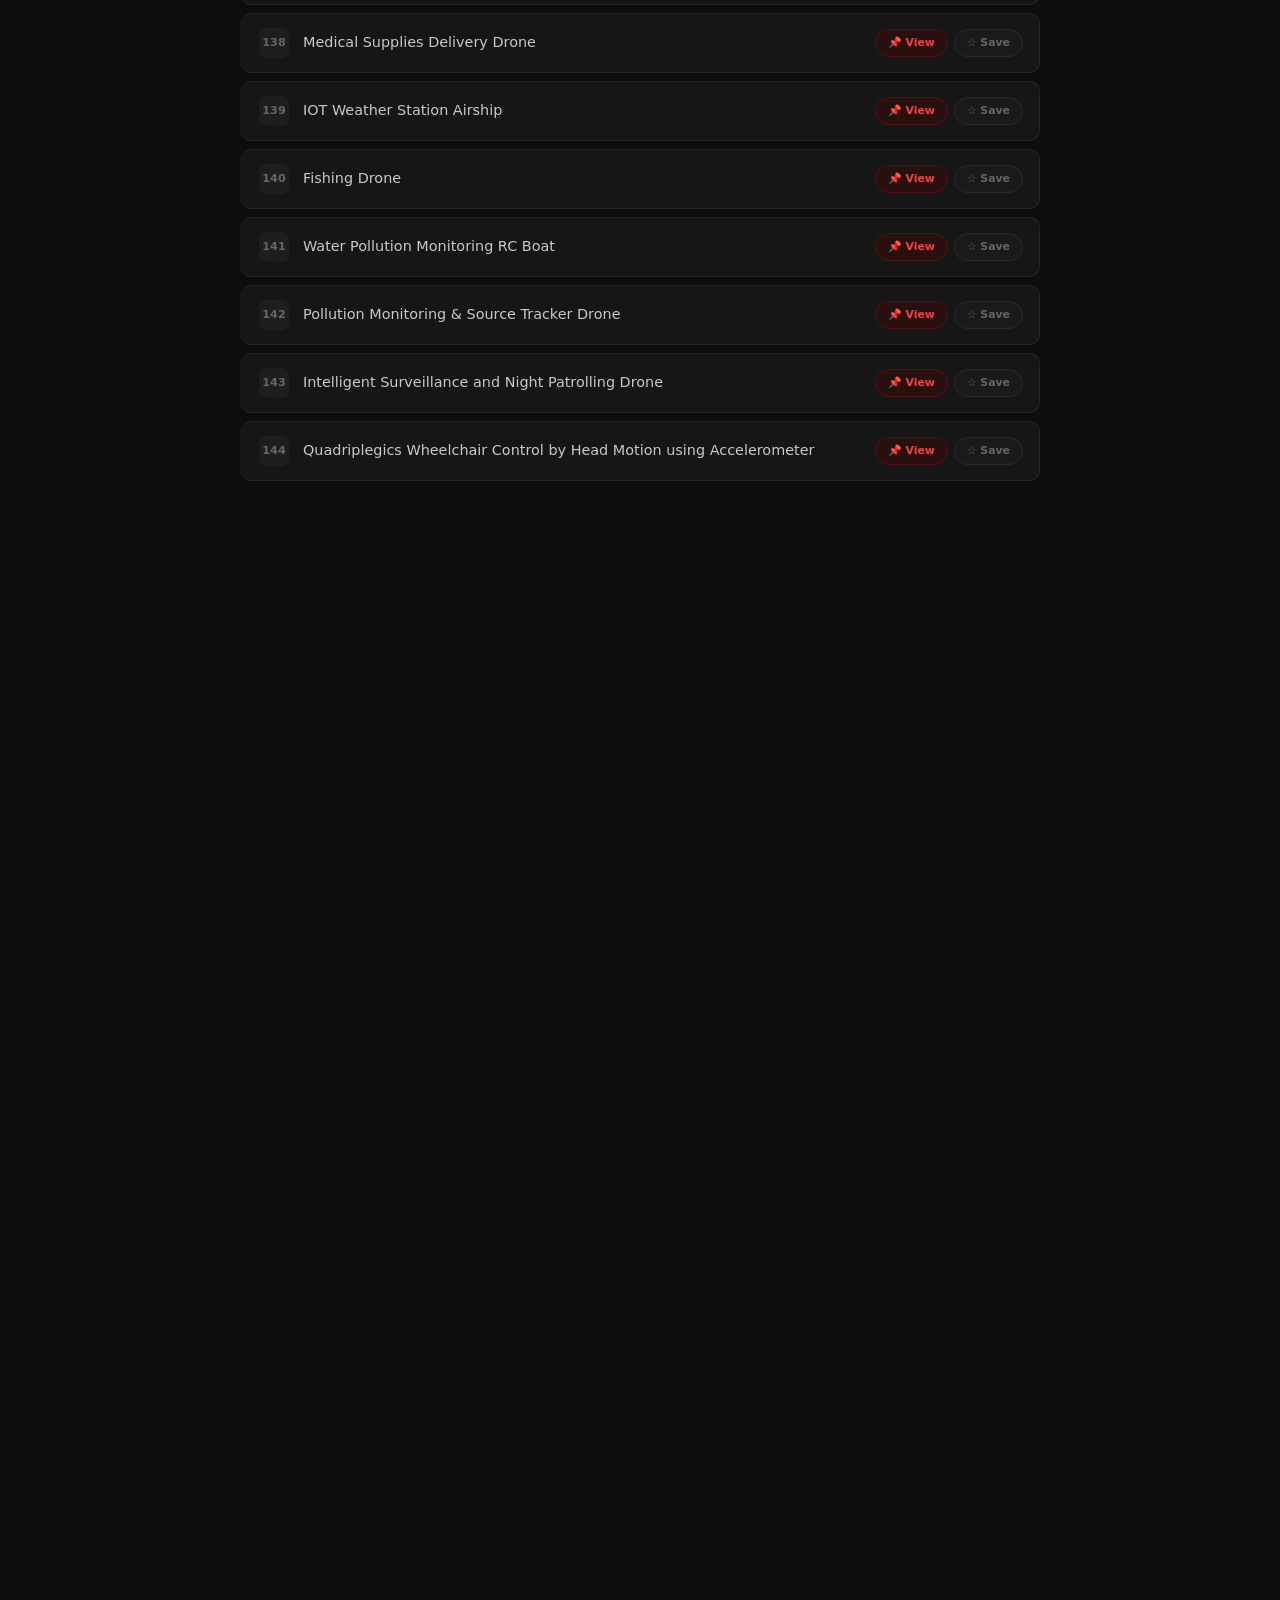
<file: me_ptopics.html>
<!DOCTYPE html>
<html lang="en">
<head>
    <meta charset="UTF-8">
    <meta name="viewport" content="width=device-width, initial-scale=1.0, user-scalable=yes">
    <title>Ayshtro Tech | Mechanical Engineering Seminar Topics</title>
    <link rel="preconnect" href="https://fonts.googleapis.com">
    <link rel="preconnect" href="https://fonts.gstatic.com" crossorigin>
    <link href="https://fonts.googleapis.com/css2?family=Syne:wght@400;600;700;800&family=DM+Sans:wght@300;400;500;600&display=swap" rel="stylesheet">
    <link rel="stylesheet" href="topics.css">
    <link rel="stylesheet" href="https://cdnjs.cloudflare.com/ajax/libs/font-awesome/6.0.0-beta3/css/all.min.css">
    <script defer src="me_ptopics.js"></script>
</head>
<body>

    <!-- Watermarks -->
    <div class="watermark-small" aria-hidden="true"></div>
    <div class="watermark-large" aria-hidden="true">AYSHTRO TECH</div>

    <!-- HEADER (contact button fixed) -->
    <header class="main-header">
        <div class="brand">
            <div class="brand-logo">
                <i class="fas fa-microchip" aria-hidden="true"></i>
                Ayshtro Tech
            </div>
            <div class="brand-tag"></div>
            <div class="header-badge">
                <i class="fas fa-chalkboard-user" aria-hidden="true"></i> Seminars &amp; Projects
            </div>
        </div>
        <a href="https://wa.me/919745745513" target="_blank" rel="noopener noreferrer" class="header-contact">
            <i class="fab fa-whatsapp" aria-hidden="true"></i>
            <span>9745745513</span>
            <i class="fas fa-headset" aria-hidden="true"></i>
        </a>
    </header>

    <!-- MAIN CONTENT -->
    <main class="content">
        <h1>
            ⚙️ Mechanical Engineering Project Topics ⚙️
            <span>WhatsApp for projects → 9745745513</span>
        </h1>

        <div class="search-container">
            <input
                type="text"
                id="search-input"
                placeholder="🔍 Search topics (e.g., Heat Shield, EMUs)..."
                autocomplete="off"
                spellcheck="false"
                aria-label="Search seminar topics"
            >
            <button type="button" aria-label="Search">
                <i class="fas fa-search" aria-hidden="true"></i>
            </button>
        </div>

        <ul id="topics-list" class="topics-container" aria-label="Seminar topics list"></ul>
    </main>

    <!-- ✅ FIXED FLOATING WHATSAPP ICON (Font Awesome, correct number) -->
    <a href="https://wa.me/919745745513" target="_blank" rel="noopener noreferrer" class="whatsapp-logo" aria-label="Contact on WhatsApp">
        <i class="fab fa-whatsapp"></i>
    </a>
    <div class="contact-caption" aria-hidden="true">📞 Contact Us</div>

    <!-- Refresh Button -->
    <div class="refresh-container">
        <button id="refresh-button" aria-label="Refresh topics">
            <i class="fas fa-sync-alt" aria-hidden="true"></i>
        </button>
        <div class="refresh-caption" aria-hidden="true">Refresh Topics</div>
    </div>

    <!-- Modal -->
    <div id="popup-modal" class="modal" role="dialog" aria-modal="true" aria-labelledby="modal-title">
        <div class="modal-content">
            <span class="close" role="button" tabindex="0" aria-label="Close modal">✕ CLOSE</span>
            <div id="ad-content">
                <p id="modal-title">
                    <i class="fas fa-rocket" style="color:#3b82f6;" aria-hidden="true"></i>
                    <strong>Ayshtro Tech</strong> provides premium project reports, synopsis, and PPT at affordable cost. Quality guaranteed!
                </p>
                <a href="https://wa.me/919745745513" target="_blank" rel="noopener noreferrer" class="whatsapp-link">
                    <i class="fab fa-whatsapp" aria-hidden="true"></i> Chat on WhatsApp
                </a>
            </div>
            <button id="copy-button" type="button">📋 Copy Topic to Clipboard</button>
        </div>
    </div>

</body>
</html>
</file>
<file: topics.css>
/* ============================================================
   AYSHTRO HUB — topics.css  |  DARK THEME
   Deep background, red accent, clean & modern
   WITH VISIBLE WATERMARK
   ============================================================ */

*, *::before, *::after { margin: 0; padding: 0; box-sizing: border-box; }
html { scroll-behavior: smooth; }

/* Dark theme variables */
:root {
  --bg: #0d0d0d;
  --card: #161616;
  --card-hover: #1e1010;
  --text: #f0f0f0;
  --text-muted: #888888;
  --border: #242424;
  --accent: #dc2626;
  --accent-hover: #b91c1c;
  --input-bg: #111111;
}

body {
  font-family: 'Inter', system-ui, sans-serif;
  background: var(--bg);
  color: var(--text);
  min-height: 100vh;
  overflow-x: hidden;
  line-height: 1.6;
  user-select: none;
}

/* ========== WATERMARK – VISIBLE & STYLISH ========== */
/* Small watermark – subtle, bottom corner or repeated */
.watermark-small {
  position: fixed !important;
  bottom: 16px !important;
  left: 16px !important;
  display: block !important;
  visibility: visible !important;
  font-size: 12px !important;
  font-weight: 500 !important;
  color: rgba(255, 255, 255, 0.843) !important;
  z-index: 9999 !important;
  pointer-events: none !important;
  user-select: none;
  font-family: monospace;
  text-transform: uppercase;
  letter-spacing: 1px;
  background: rgba(0,0,0,0.3);
  padding: 4px 10px;
  border-radius: 20px;
  backdrop-filter: blur(4px);
}

/* ========== VISIBLE WATERMARK – ALWAYS ON TOP ========== */
.watermark-large {
  position: fixed !important;
  top: 50% !important;
  left: 50% !important;
  transform: translate(-50%, -50%) rotate(-30deg) !important;
  display: block !important;
  visibility: visible !important;
  font-size: clamp(3rem, 12vw, 120px) !important;
  font-weight: 900 !important;
  color: rgba(255, 255, 255, 0.232) !important;   /* subtle red tint – change as needed */
  z-index: 9999 !important;                    /* well above everything */
  pointer-events: none !important;
  white-space: nowrap;
  user-select: none;
  font-family: inherit;
  text-transform: uppercase;
  letter-spacing: 0.1em;
}

/* Ensure main content stays above watermark */
.main-header,
.content {
  position: relative;
  z-index: 1;
}

/* ========== HEADER ========== */
.main-header {
  position: sticky;
  top: 0;
  z-index: 100;                /* remains above watermark */
  background: #111111;
  border-bottom: 1px solid var(--border);
  padding: 0 32px;
  height: 60px;
  display: flex;
  align-items: center;
  justify-content: space-between;
  gap: 12px;
  box-shadow: none;
  transition: box-shadow 0.2s;
}

.main-header.scrolled { box-shadow: 0 2px 16px rgba(0,0,0,0.5); }

.brand { display: flex; align-items: center; gap: 10px; }

.brand-logo {
  font-weight: 700;
  font-size: 1.1rem;
  color: var(--text);
  display: flex;
  align-items: center;
  gap: 8px;
  letter-spacing: -0.01em;
}

.brand-logo i { color: var(--accent); font-size: 1.1rem; }

.brand-tag, .header-badge {
  font-size: 0.7rem;
  font-weight: 600;
  background: #2a0f0f;
  color: #ef4444;
  padding: 3px 10px;
  border-radius: 20px;
  border: 1px solid #4a1515;
  white-space: nowrap;
  display: flex;
  align-items: center;
  gap: 5px;
}

.header-contact {
  display: flex;
  align-items: center;
  gap: 8px;
  background: #161616;
  padding: 6px 16px;
  border-radius: 60px;
  border: 1px solid var(--border);
  white-space: nowrap;
}

.header-contact i:first-child { color: #22c55e; font-size: 1rem; }
.header-contact span { font-size: 0.85rem; font-weight: 600; color: var(--text); }

/* ========== MAIN CONTENT ========== */
.content {
  position: relative;
  z-index: 1;
  padding: 40px 20px 100px;
  max-width: 860px;
  margin: 0 auto;
  animation: fadeInUp 0.4s ease both;
}

h1 {
  text-align: center;
  font-size: clamp(1.2rem, 3vw, 1.65rem);
  font-weight: 700;
  margin-bottom: 28px;
  line-height: 1.3;
  color: var(--text);
  letter-spacing: -0.02em;
}

h1 em { font-style: normal; color: var(--accent); }

h1 span {
  display: block;
  font-size: 0.78rem;
  font-weight: 500;
  margin-top: 6px;
  color: var(--text-muted);
}

/* ========== SEARCH ========== */
.search-container {
  display: flex;
  align-items: center;
  max-width: 580px;
  margin: 0 auto 32px;
  border-radius: 50px;
  overflow: hidden;
  border: 1px solid #2a2a2a;
  background: var(--input-bg);
  transition: border-color 0.2s, box-shadow 0.2s;
}

.search-container:focus-within {
  border-color: var(--accent);
  box-shadow: 0 0 0 3px rgba(220,38,38,0.12);
  background: #141414;
}

#search-input {
  width: 100%;
  padding: 13px 20px;
  border: none;
  background: transparent;
  color: var(--text);
  font-size: 0.92rem;
  font-family: inherit;
  outline: none;
}

#search-input::placeholder { color: #444; }

.search-container button {
  flex-shrink: 0;
  margin-right: 6px;
  width: 40px; height: 40px;
  border-radius: 50%;
  background: var(--accent);
  color: #fff;
  border: none;
  cursor: pointer;
  font-size: 0.9rem;
  display: flex; align-items: center; justify-content: center;
  transition: background 0.2s, transform 0.2s;
}

.search-container button:hover { background: var(--accent-hover); transform: scale(1.05); }

/* ========== TOPIC COUNT ========== */
#topic-count {
  text-align: center;
  font-size: 0.75rem;
  color: var(--text-muted);
  margin-bottom: 16px;
  font-weight: 600;
  letter-spacing: 0.5px;
  text-transform: uppercase;
}

/* ========== TOPICS LIST ========== */
.topics-container {
  list-style: none;
  max-width: 800px;
  margin: 0 auto;
  display: flex;
  flex-direction: column;
  gap: 8px;
}

.topics-container li {
  background: var(--card);
  border: 1px solid var(--border);
  border-left: 3px solid transparent;
  border-radius: 10px;
  padding: 14px 16px;
  display: flex;
  align-items: center;
  gap: 14px;
  cursor: pointer;
  opacity: 0;
  transform: translateY(8px);
  transition: opacity 0.3s ease, transform 0.3s ease, border-color 0.2s, background 0.2s, box-shadow 0.2s;
}

.topics-container li.visible { opacity: 1; transform: translateY(0); }

.topics-container li:hover {
  border-color: #3d1010;
  border-left-color: var(--accent);
  background: var(--card-hover);
  box-shadow: 0 4px 20px rgba(220,38,38,0.1);
}

/* serial number */
.topic-num {
  flex-shrink: 0;
  width: 30px; height: 30px;
  display: flex; align-items: center; justify-content: center;
  background: #1e1e1e;
  border-radius: 7px;
  font-size: 0.7rem;
  font-weight: 700;
  color: #666;
  transition: background 0.2s, color 0.2s;
}

.topics-container li:hover .topic-num { background: var(--accent); color: #fff; }

.topic-text {
  flex: 1;
  font-size: 0.9rem;
  font-weight: 500;
  color: #c8c8c8;
  line-height: 1.5;
  min-width: 0;
  transition: color 0.2s;
}

.topics-container li:hover .topic-text { color: #f0f0f0; }

/* action buttons */
.topic-actions {
  display: flex; align-items: center; gap: 6px; flex-shrink: 0;
}

.show-topic-buttons {
  background: #2a0f0f;
  border: 1px solid #4a1515;
  border-radius: 40px;
  padding: 5px 12px;
  font-weight: 600;
  font-size: 0.68rem;
  cursor: pointer;
  color: #ef4444;
  white-space: nowrap;
  height: 28px;
  display: flex; align-items: center;
  transition: background 0.2s, color 0.2s;
  font-family: inherit;
}

.show-topic-buttons:hover { background: var(--accent); color: #fff; border-color: var(--accent); }

.bookmark-button {
  background: #1a1a1a;
  border: 1px solid #2a2a2a;
  border-radius: 40px;
  padding: 5px 12px;
  font-weight: 600;
  font-size: 0.68rem;
  cursor: pointer;
  color: #666;
  white-space: nowrap;
  height: 28px;
  display: flex; align-items: center;
  transition: background 0.2s, color 0.2s;
  font-family: inherit;
}

.bookmark-button.selected { background: #0d2e1a; color: #22c55e; border-color: #1a5c30; }
.bookmark-button:hover { background: #222; color: #ccc; }

/* empty state */
.empty-state {
  text-align: center;
  padding: 48px 20px;
  color: #444;
  font-size: 0.9rem;
}
.empty-state i { display: block; font-size: 2rem; margin-bottom: 10px; color: #2a2a2a; }

/* ========== WHATSAPP FLOAT ========== */
.whatsapp-logo {
  position: fixed;
  bottom: 80px; right: 20px;
  width: 50px; height: 50px;
  background: #16a34a;
  border-radius: 50%;
  display: flex; align-items: center; justify-content: center;
  z-index: 20;
  box-shadow: 0 4px 20px rgba(22,163,74,0.3);
  transition: transform 0.2s;
  text-decoration: none;
  animation: gentleBounce 2.8s infinite ease;
}
.whatsapp-logo:hover { transform: scale(1.08); animation: none; }
.whatsapp-logo i { font-size: 1.6rem; color: white; }

.contact-caption {
  position: fixed;
  bottom: 58px; right: 14px;
  font-size: 9px; font-weight: 700;
  color: #555;
  z-index: 19;
  background: rgba(255,255,255,0.05);
  padding: 2px 7px; border-radius: 20px;
  white-space: nowrap;
}

/* ========== REFRESH BUTTON ========== */
.refresh-container {
  position: fixed;
  top: 50%; right: 16px;
  transform: translateY(-50%);
  display: flex; flex-direction: column; align-items: center;
  gap: 8px; z-index: 19;
}

#refresh-button {
  width: 40px; height: 40px;
  background: #161616; border: 1px solid #2a2a2a;
  color: #dc2626; border-radius: 50%;
  cursor: pointer; font-size: 1rem;
  display: flex; align-items: center; justify-content: center;
  transition: background 0.2s, color 0.2s, transform 0.4s, box-shadow 0.2s;
}
#refresh-button:hover {
  background: #dc2626; color: #fff;
  transform: rotate(180deg);
  box-shadow: 0 4px 16px rgba(220,38,38,0.3);
}

.refresh-caption {
  writing-mode: vertical-rl;
  transform: rotate(180deg);
  font-size: 9px; font-weight: 700;
  color: #555; letter-spacing: 0.05em;
}

/* ========== MODAL ========== */
.modal {
  display: none;
  position: fixed;
  z-index: 300;
  left: 0; top: 0;
  width: 100%; height: 100%;
  background: rgba(0,0,0,0.65);
  backdrop-filter: blur(6px);
  align-items: center; justify-content: center;
}
.modal.active { display: flex; }

.modal-content {
  background: #161616;
  border: 1px solid #2a2a2a;
  padding: 32px 28px;
  width: 90%; max-width: 420px;
  border-radius: 16px;
  text-align: center;
  animation: modalPop 0.2s ease both;
  box-shadow: 0 24px 64px rgba(0,0,0,0.6);
  position: relative;
}

.modal-topic-preview {
  background: #1e0f0f;
  border: 1px solid #3d1414;
  border-radius: 10px;
  padding: 12px 16px;
  font-size: 0.85rem;
  color: #f87171;
  margin: 16px 0 20px;
  line-height: 1.6;
  font-style: italic;
  font-weight: 500;
}

.close {
  position: absolute;
  top: 14px; right: 14px;
  font-size: 11px; font-weight: 700;
  cursor: pointer;
  background: #1e1e1e;
  padding: 4px 11px; border-radius: 20px;
  color: #888;
  border: 1px solid #2a2a2a;
  transition: background 0.2s;
}
.close:hover { background: #2a0f0f; color: #ef4444; border-color: #4a1515; }

#ad-content p {
  font-size: 0.88rem; color: #999;
  line-height: 1.65; margin-bottom: 16px; margin-top: 6px;
}

.whatsapp-link {
  display: inline-flex; align-items: center; gap: 8px;
  background: #16a34a;
  padding: 11px 22px; border-radius: 40px;
  color: #fff; text-decoration: none;
  font-weight: 700; font-size: 0.88rem;
  margin: 4px 0 16px;
  box-shadow: 0 4px 20px rgba(22,163,74,0.25);
  transition: background 0.2s, transform 0.2s;
}
.whatsapp-link:hover { background: #15803d; transform: translateY(-2px); }

#copy-button {
  background: #2a0f0f;
  border: 1px solid #4a1515;
  padding: 11px 22px; border-radius: 40px;
  font-weight: 700; font-size: 0.86rem;
  cursor: pointer; width: 100%;
  color: #ef4444;
  transition: background 0.2s, color 0.2s;
  font-family: inherit;
}
#copy-button:hover { background: #dc2626; color: #fff; border-color: #dc2626; }

/* ========== FLOATING MESSAGE ========== */
.message-box {
  position: fixed;
  bottom: 24px; left: 50%;
  transform: translateX(-50%);
  background: #0d2e1a;
  border: 1px solid #1a5c30;
  color: #22c55e;
  padding: 10px 22px;
  border-radius: 40px;
  z-index: 400;
  font-weight: 600; font-size: 0.83rem;
  white-space: nowrap;
  box-shadow: 0 4px 20px rgba(0,0,0,0.4);
  animation: fadeInUp 0.25s ease both;
}

/* ========== ANIMATIONS ========== */
@keyframes fadeInUp {
  from { opacity: 0; transform: translateY(12px); }
  to   { opacity: 1; transform: translateY(0); }
}
@keyframes gentleBounce {
  0%, 100% { transform: translateY(0); }
  50%       { transform: translateY(-5px); }
}
@keyframes modalPop {
  from { opacity: 0; transform: scale(0.95); }
  to   { opacity: 1; transform: scale(1); }
}

/* ========== RESPONSIVE ========== */
@media (max-width: 680px) {
  .main-header { padding: 0 16px; flex-wrap: wrap; height: auto; padding-top: 12px; padding-bottom: 12px; gap: 8px; }
  .header-badge { display: none; }
  .content { padding: 28px 14px 90px; }
  h1 { font-size: 1.1rem; margin-bottom: 20px; }
  .refresh-container { display: none; }
  .topics-container li { padding: 11px 12px; gap: 10px; }
  .topic-num { width: 26px; height: 26px; font-size: 0.62rem; }
  .topic-text { font-size: 0.84rem; }
  .show-topic-buttons, .bookmark-button { padding: 4px 9px; font-size: 0.63rem; height: 26px; }
  .modal-content { padding: 24px 18px; }
  .whatsapp-logo { bottom: 20px; right: 16px; width: 46px; height: 46px; }
  .whatsapp-logo i { font-size: 1.4rem; }
  .contact-caption { bottom: 6px; right: 12px; }
}

@media (max-width: 380px) {
  .bookmark-button { display: none; }
}

/* ========== SCROLLBAR (dark) ========== */
::-webkit-scrollbar { width: 5px; }
::-webkit-scrollbar-track { background: #111; }
::-webkit-scrollbar-thumb { background: #3d1414; border-radius: 6px; }
::-webkit-scrollbar-thumb:hover { background: #dc2626; }
</file>
